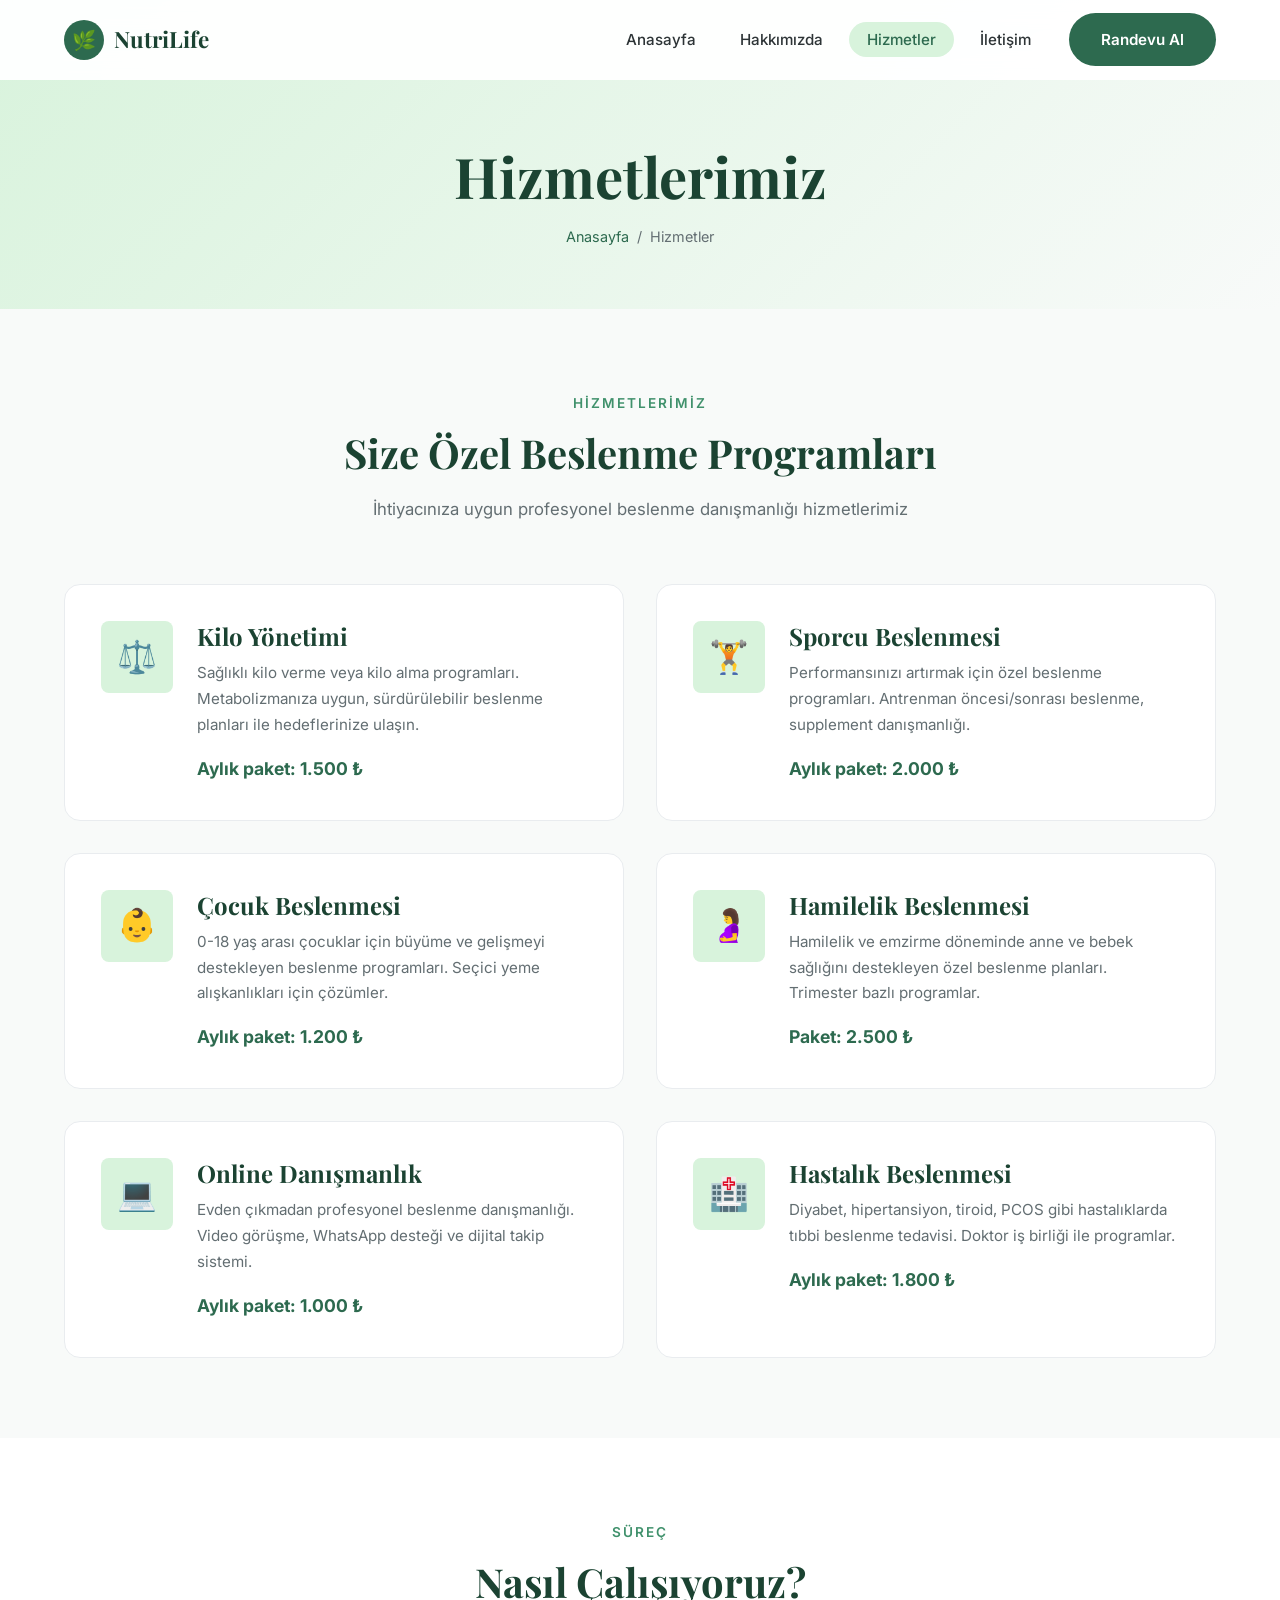
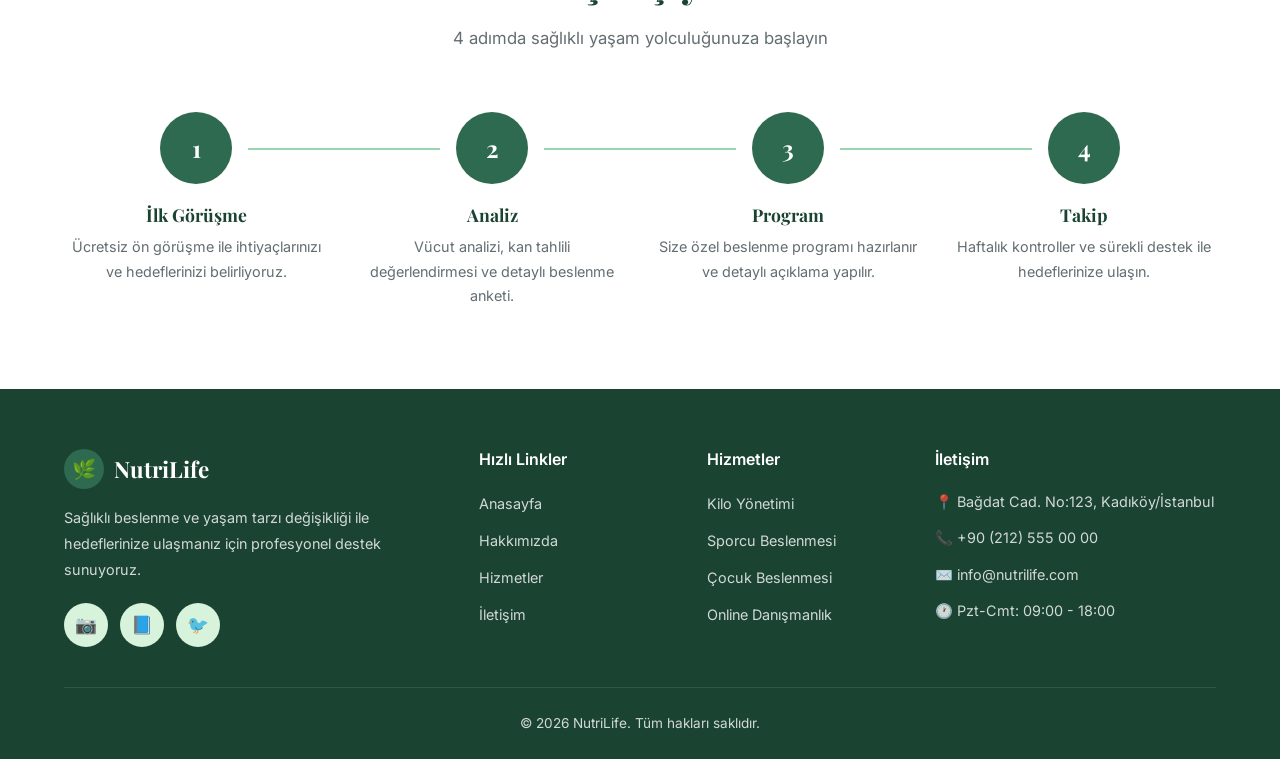
<file: hizmetler.html>
<!DOCTYPE html>
<html lang="tr">
<head>
  <meta charset="UTF-8">
  <meta name="viewport" content="width=device-width, initial-scale=1.0">
  <meta name="description" content="NutriLife beslenme danışmanlığı hizmetleri. Kilo yönetimi, sporcu beslenmesi, çocuk beslenmesi ve daha fazlası.">
  <title>Hizmetler | NutriLife</title>
  <link rel="preconnect" href="https://fonts.googleapis.com">
  <link rel="preconnect" href="https://fonts.gstatic.com" crossorigin>
  <link href="https://fonts.googleapis.com/css2?family=Inter:wght@400;500;600;700&family=Playfair+Display:wght@600;700&display=swap" rel="stylesheet">
  <link rel="stylesheet" href="css/style.css">
</head>
<body>

  <!-- Header -->
  <header class="header">
    <div class="container">
      <a href="index.html" class="logo">
        <span class="logo-icon">🌿</span>
        NutriLife
      </a>
      <nav class="nav">
        <ul class="nav-list">
          <li><a href="index.html" class="nav-link">Anasayfa</a></li>
          <li><a href="hakkimizda.html" class="nav-link">Hakkımızda</a></li>
          <li><a href="hizmetler.html" class="nav-link active">Hizmetler</a></li>
          <li><a href="iletisim.html" class="nav-link">İletişim</a></li>
          <li class="nav-cta"><a href="iletisim.html" class="btn btn-primary">Randevu Al</a></li>
        </ul>
      </nav>
      <button class="menu-toggle" aria-label="Menüyü aç/kapat">
        <span></span>
        <span></span>
        <span></span>
      </button>
    </div>
  </header>

  <!-- Page Header -->
  <section class="page-header">
    <div class="container">
      <h1>Hizmetlerimiz</h1>
      <nav class="breadcrumb">
        <a href="index.html">Anasayfa</a>
        <span>/</span>
        <span>Hizmetler</span>
      </nav>
    </div>
  </section>

  <!-- Services -->
  <section class="services-section">
    <div class="container">
      <div class="section-header fade-in">
        <span class="section-label">Hizmetlerimiz</span>
        <h2 class="section-title">Size Özel Beslenme Programları</h2>
        <p class="section-desc">İhtiyacınıza uygun profesyonel beslenme danışmanlığı hizmetlerimiz</p>
      </div>
      <div class="services-grid">
        <div class="service-card fade-in">
          <div class="service-icon">⚖️</div>
          <div class="service-content">
            <h3>Kilo Yönetimi</h3>
            <p>Sağlıklı kilo verme veya kilo alma programları. Metabolizmanıza uygun, sürdürülebilir beslenme planları ile hedeflerinize ulaşın.</p>
            <span class="service-price">Aylık paket: 1.500 ₺</span>
          </div>
        </div>
        <div class="service-card fade-in">
          <div class="service-icon">🏋️</div>
          <div class="service-content">
            <h3>Sporcu Beslenmesi</h3>
            <p>Performansınızı artırmak için özel beslenme programları. Antrenman öncesi/sonrası beslenme, supplement danışmanlığı.</p>
            <span class="service-price">Aylık paket: 2.000 ₺</span>
          </div>
        </div>
        <div class="service-card fade-in">
          <div class="service-icon">👶</div>
          <div class="service-content">
            <h3>Çocuk Beslenmesi</h3>
            <p>0-18 yaş arası çocuklar için büyüme ve gelişmeyi destekleyen beslenme programları. Seçici yeme alışkanlıkları için çözümler.</p>
            <span class="service-price">Aylık paket: 1.200 ₺</span>
          </div>
        </div>
        <div class="service-card fade-in">
          <div class="service-icon">🤰</div>
          <div class="service-content">
            <h3>Hamilelik Beslenmesi</h3>
            <p>Hamilelik ve emzirme döneminde anne ve bebek sağlığını destekleyen özel beslenme planları. Trimester bazlı programlar.</p>
            <span class="service-price">Paket: 2.500 ₺</span>
          </div>
        </div>
        <div class="service-card fade-in">
          <div class="service-icon">💻</div>
          <div class="service-content">
            <h3>Online Danışmanlık</h3>
            <p>Evden çıkmadan profesyonel beslenme danışmanlığı. Video görüşme, WhatsApp desteği ve dijital takip sistemi.</p>
            <span class="service-price">Aylık paket: 1.000 ₺</span>
          </div>
        </div>
        <div class="service-card fade-in">
          <div class="service-icon">🏥</div>
          <div class="service-content">
            <h3>Hastalık Beslenmesi</h3>
            <p>Diyabet, hipertansiyon, tiroid, PCOS gibi hastalıklarda tıbbi beslenme tedavisi. Doktor iş birliği ile programlar.</p>
            <span class="service-price">Aylık paket: 1.800 ₺</span>
          </div>
        </div>
      </div>
    </div>
  </section>

  <!-- Process -->
  <section class="process-section">
    <div class="container">
      <div class="section-header fade-in">
        <span class="section-label">Süreç</span>
        <h2 class="section-title">Nasıl Çalışıyoruz?</h2>
        <p class="section-desc">4 adımda sağlıklı yaşam yolculuğunuza başlayın</p>
      </div>
      <div class="process-steps">
        <div class="process-step fade-in">
          <div class="step-number">1</div>
          <h3>İlk Görüşme</h3>
          <p>Ücretsiz ön görüşme ile ihtiyaçlarınızı ve hedeflerinizi belirliyoruz.</p>
        </div>
        <div class="process-step fade-in">
          <div class="step-number">2</div>
          <h3>Analiz</h3>
          <p>Vücut analizi, kan tahlili değerlendirmesi ve detaylı beslenme anketi.</p>
        </div>
        <div class="process-step fade-in">
          <div class="step-number">3</div>
          <h3>Program</h3>
          <p>Size özel beslenme programı hazırlanır ve detaylı açıklama yapılır.</p>
        </div>
        <div class="process-step fade-in">
          <div class="step-number">4</div>
          <h3>Takip</h3>
          <p>Haftalık kontroller ve sürekli destek ile hedeflerinize ulaşın.</p>
        </div>
      </div>
    </div>
  </section>

  <!-- Footer -->
  <footer class="footer">
    <div class="container">
      <div class="footer-grid">
        <div class="footer-brand">
          <a href="index.html" class="logo">
            <span class="logo-icon">🌿</span>
            NutriLife
          </a>
          <p>Sağlıklı beslenme ve yaşam tarzı değişikliği ile hedeflerinize ulaşmanız için profesyonel destek sunuyoruz.</p>
          <div class="social-links">
            <a href="#" class="social-link" aria-label="Instagram">📷</a>
            <a href="#" class="social-link" aria-label="Facebook">📘</a>
            <a href="#" class="social-link" aria-label="Twitter">🐦</a>
          </div>
        </div>
        <div>
          <h4>Hızlı Linkler</h4>
          <ul class="footer-links">
            <li><a href="index.html">Anasayfa</a></li>
            <li><a href="hakkimizda.html">Hakkımızda</a></li>
            <li><a href="hizmetler.html">Hizmetler</a></li>
            <li><a href="iletisim.html">İletişim</a></li>
          </ul>
        </div>
        <div>
          <h4>Hizmetler</h4>
          <ul class="footer-links">
            <li><a href="hizmetler.html">Kilo Yönetimi</a></li>
            <li><a href="hizmetler.html">Sporcu Beslenmesi</a></li>
            <li><a href="hizmetler.html">Çocuk Beslenmesi</a></li>
            <li><a href="hizmetler.html">Online Danışmanlık</a></li>
          </ul>
        </div>
        <div>
          <h4>İletişim</h4>
          <ul class="footer-contact">
            <li>📍 Bağdat Cad. No:123, Kadıköy/İstanbul</li>
            <li>📞 +90 (212) 555 00 00</li>
            <li>✉️ info@nutrilife.com</li>
            <li>🕐 Pzt-Cmt: 09:00 - 18:00</li>
          </ul>
        </div>
      </div>
      <div class="footer-bottom">
        <p>&copy; 2026 NutriLife. Tüm hakları saklıdır.</p>
      </div>
    </div>
  </footer>

  <script src="js/main.js"></script>
</body>
</html>
</file>
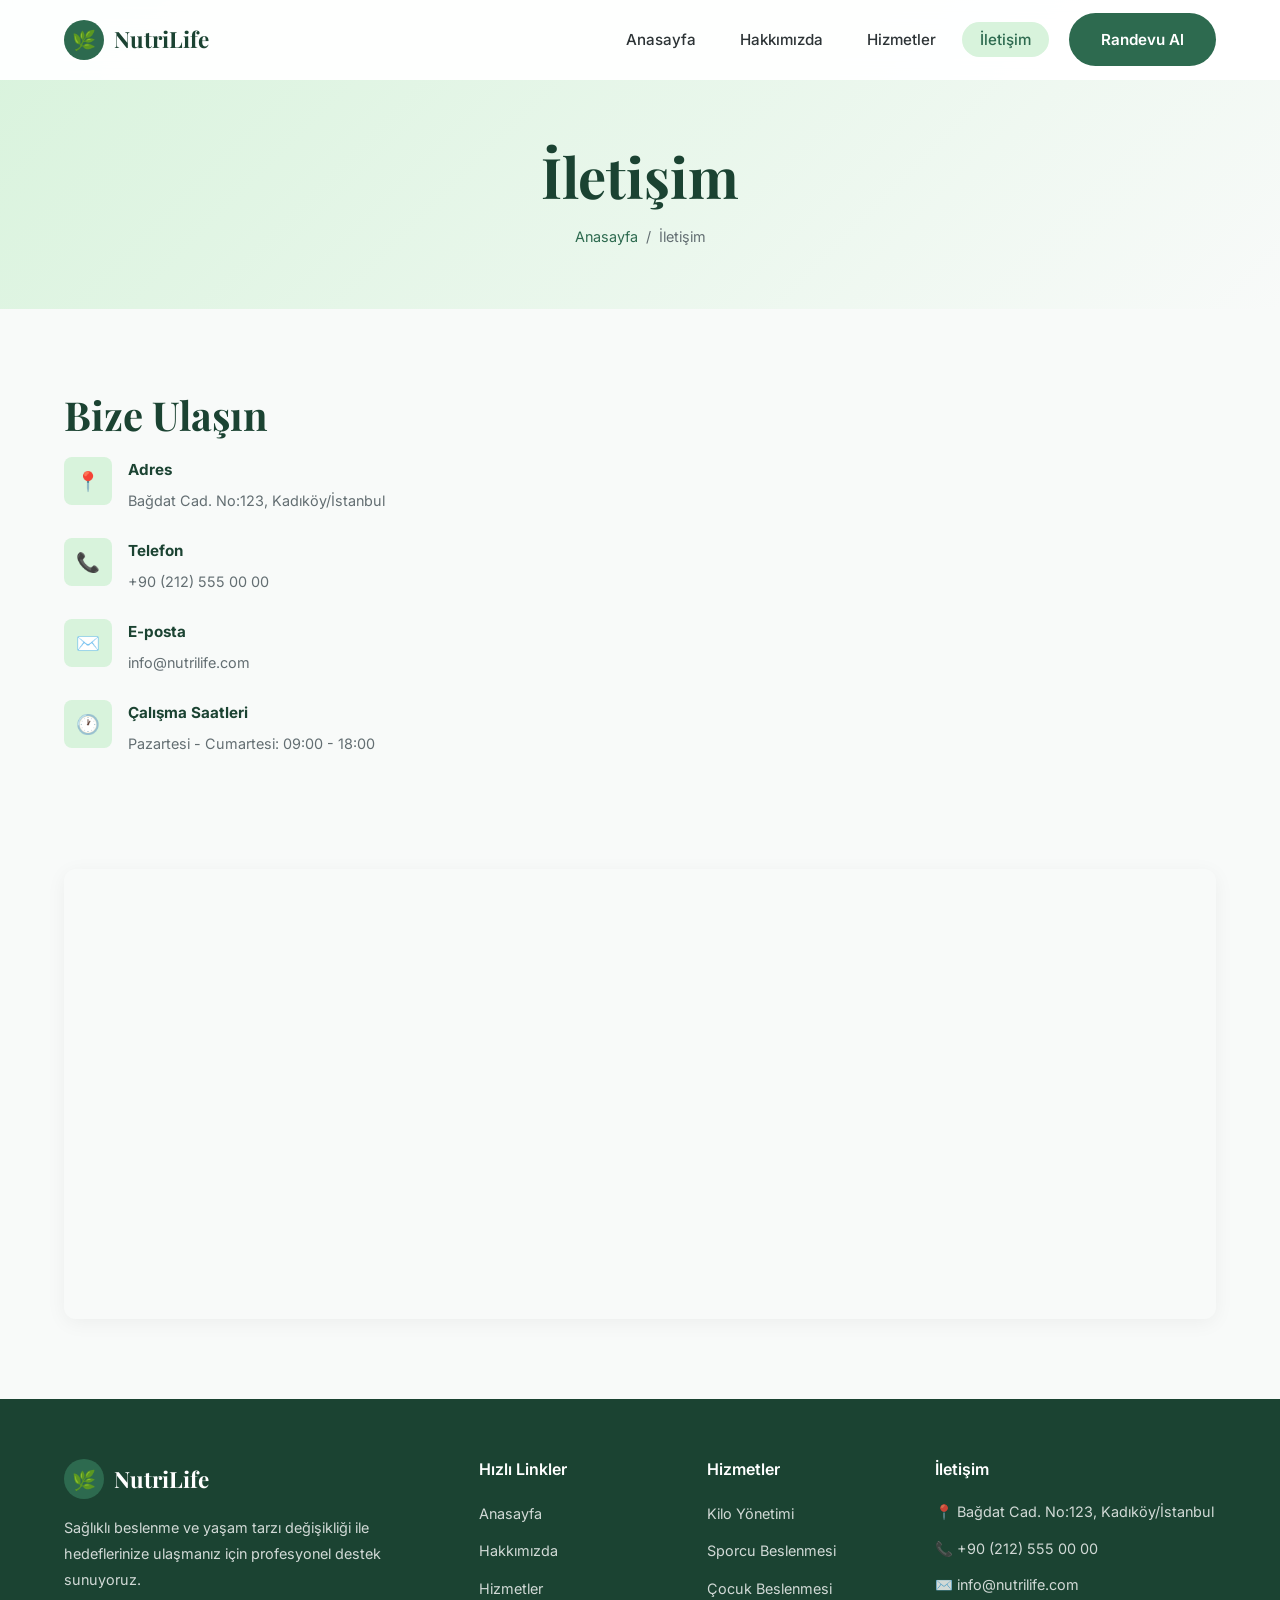
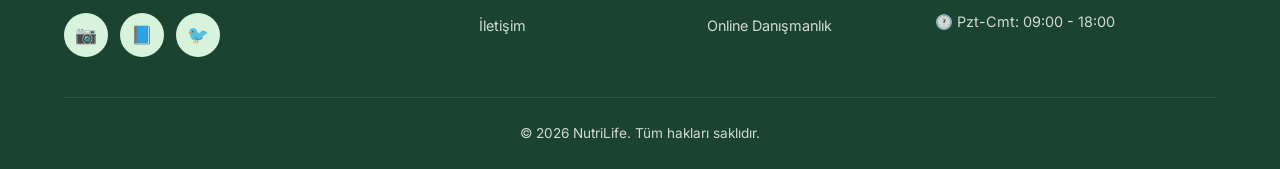
<file: iletisim.html>
<!DOCTYPE html>
<html lang="tr">
<head>
  <meta charset="UTF-8">
  <meta name="viewport" content="width=device-width, initial-scale=1.0">
  <meta name="description" content="NutriLife ile iletişime geçin. Randevu alın, sorularınızı sorun.">
  <title>İletişim | NutriLife</title>
  <link rel="preconnect" href="https://fonts.googleapis.com">
  <link rel="preconnect" href="https://fonts.gstatic.com" crossorigin>
  <link href="https://fonts.googleapis.com/css2?family=Inter:wght@400;500;600;700&family=Playfair+Display:wght@600;700&display=swap" rel="stylesheet">
  <link rel="stylesheet" href="css/style.css">
</head>
<body>

  <!-- Header -->
  <header class="header">
    <div class="container">
      <a href="index.html" class="logo">
        <span class="logo-icon">🌿</span>
        NutriLife
      </a>
      <nav class="nav">
        <ul class="nav-list">
          <li><a href="index.html" class="nav-link">Anasayfa</a></li>
          <li><a href="hakkimizda.html" class="nav-link">Hakkımızda</a></li>
          <li><a href="hizmetler.html" class="nav-link">Hizmetler</a></li>
          <li><a href="iletisim.html" class="nav-link active">İletişim</a></li>
          <li class="nav-cta"><a href="iletisim.html" class="btn btn-primary">Randevu Al</a></li>
        </ul>
      </nav>
      <button class="menu-toggle" aria-label="Menüyü aç/kapat">
        <span></span>
        <span></span>
        <span></span>
      </button>
    </div>
  </header>

  <!-- Page Header -->
  <section class="page-header">
    <div class="container">
      <h1>İletişim</h1>
      <nav class="breadcrumb">
        <a href="index.html">Anasayfa</a>
        <span>/</span>
        <span>İletişim</span>
      </nav>
    </div>
  </section>

 <!-- Contact -->
  <section class="contact-section">
    <div class="container">
      <div class="contact-grid">
        <div class="contact-info fade-in">
          <h2>Bize Ulaşın</h2>

          <div class="contact-items">
            <div class="contact-item">
              <div class="contact-item-icon">📍</div>
              <div>
                <strong>Adres</strong>
                <span>Bağdat Cad. No:123, Kadıköy/İstanbul</span>
              </div>
            </div>
            <div class="contact-item">
              <div class="contact-item-icon">📞</div>
              <div>
                <strong>Telefon</strong>
                <a href="tel:+902125550000">+90 (212) 555 00 00</a>
              </div>
            </div>
            <div class="contact-item">
              <div class="contact-item-icon">✉️</div>
              <div>
                <strong>E-posta</strong>
                <a href="mailto:info@nutrilife.com">info@nutrilife.com</a>
              </div>
            </div>
            <div class="contact-item">
              <div class="contact-item-icon">🕐</div>
              <div>
                <strong>Çalışma Saatleri</strong>
                <span>Pazartesi - Cumartesi: 09:00 - 18:00</span>
              </div>
            </div>
          </div>
        </div> <!-- .contact-info kapatıldı -->
      </div>   <!-- .contact-grid kapatıldı -->
    </div>     <!-- .container kapatıldı -->
  </section>   <!-- .contact-section düzgünce kapatıldı[cite: 1] -->

 <!-- Map -->
  <section class="map-section">
    <div class="container">
      <div class="map-wrapper fade-in">
        <div class="map-container">
          <!-- Gerçek ve ücretsiz çalışan OpenStreetMap (Google Haritalar alternatifi) entegrasyonu -->
          <iframe 
            width="100%" 
            height="450" 
            style="border:0; border-radius: 12px;" 
            loading="lazy" 
            allowfullscreen 
            src="https://www.openstreetmap.org/export/embed.html?bbox=29.028%2C40.978%2C29.048%2C40.990&amp;layer=mapnik&amp;marker=40.9840%2C29.0380">
          ></iframe>
        </div>
      </div>
    </div>
  </section>
  
  <!-- Footer -->
  <footer class="footer">
    <div class="container">
      <div class="footer-grid">
        <div class="footer-brand">
          <a href="index.html" class="logo">
            <span class="logo-icon">🌿</span>
            NutriLife
          </a>
          <p>Sağlıklı beslenme ve yaşam tarzı değişikliği ile hedeflerinize ulaşmanız için profesyonel destek sunuyoruz.</p>
          <div class="social-links">
            <a href="#" class="social-link" aria-label="Instagram">📷</a>
            <a href="#" class="social-link" aria-label="Facebook">📘</a>
            <a href="#" class="social-link" aria-label="Twitter">🐦</a>
          </div>
        </div>
        <div>
          <h4>Hızlı Linkler</h4>
          <ul class="footer-links">
            <li><a href="index.html">Anasayfa</a></li>
            <li><a href="hakkimizda.html">Hakkımızda</a></li>
            <li><a href="hizmetler.html">Hizmetler</a></li>
            <li><a href="iletisim.html">İletişim</a></li>
          </ul>
        </div>
        <div>
          <h4>Hizmetler</h4>
          <ul class="footer-links">
            <li><a href="hizmetler.html">Kilo Yönetimi</a></li>
            <li><a href="hizmetler.html">Sporcu Beslenmesi</a></li>
            <li><a href="hizmetler.html">Çocuk Beslenmesi</a></li>
            <li><a href="hizmetler.html">Online Danışmanlık</a></li>
          </ul>
        </div>
        <div>
          <h4>İletişim</h4>
          <ul class="footer-contact">
            <li>📍 Bağdat Cad. No:123, Kadıköy/İstanbul</li>
            <li>📞 +90 (212) 555 00 00</li>
            <li>✉️ info@nutrilife.com</li>
            <li>🕐 Pzt-Cmt: 09:00 - 18:00</li>
          </ul>
        </div>
      </div>
      <div class="footer-bottom">
        <p>&copy; 2026 NutriLife. Tüm hakları saklıdır.</p>
      </div>
    </div>
  </footer>

  <script src="js/main.js"></script>
</body>
</html>
</file>
<file: css/style.css>
/* ============================================
   Diyetisyen Web Sitesi - Ana Stil Dosyası
   ============================================ */

:root {
  --color-primary: #2d6a4f;
  --color-primary-dark: #1b4332;
  --color-primary-light: #40916c;
  --color-accent: #95d5b2;
  --color-accent-light: #d8f3dc;
  --color-bg: #f8faf9;
  --color-bg-alt: #ffffff;
  --color-text: #2d3436;
  --color-text-muted: #636e72;
  --color-border: #e9ecef;
  --color-white: #ffffff;
  --color-shadow: rgba(45, 106, 79, 0.12);
  --font-heading: 'Playfair Display', Georgia, serif;
  --font-body: 'Inter', -apple-system, BlinkMacSystemFont, sans-serif;
  --radius-sm: 8px;
  --radius-md: 16px;
  --radius-lg: 24px;
  --transition: 0.3s cubic-bezier(0.4, 0, 0.2, 1);
  --header-height: 80px;
}

*,
*::before,
*::after {
  box-sizing: border-box;
  margin: 0;
  padding: 0;
}

html {
  scroll-behavior: smooth;
}

body {
  font-family: var(--font-body);
  font-size: 16px;
  line-height: 1.7;
  color: var(--color-text);
  background-color: var(--color-bg);
  overflow-x: hidden;
}

img {
  max-width: 100%;
  height: auto;
  display: block;
}

a {
  text-decoration: none;
  color: inherit;
  transition: color var(--transition);
}

ul {
  list-style: none;
}

.container {
  width: 100%;
  max-width: 1200px;
  margin: 0 auto;
  padding: 0 24px;
}

/* ---- Typography ---- */
h1, h2, h3, h4 {
  font-family: var(--font-heading);
  font-weight: 700;
  line-height: 1.3;
  color: var(--color-primary-dark);
}

h1 { font-size: clamp(2.2rem, 5vw, 3.5rem); }
h2 { font-size: clamp(1.8rem, 4vw, 2.5rem); }
h3 { font-size: clamp(1.2rem, 2.5vw, 1.5rem); }

.section-label {
  display: inline-block;
  font-size: 0.85rem;
  font-weight: 600;
  letter-spacing: 2px;
  text-transform: uppercase;
  color: var(--color-primary-light);
  margin-bottom: 12px;
}

.section-title {
  margin-bottom: 16px;
}

.section-desc {
  color: var(--color-text-muted);
  max-width: 600px;
  font-size: 1.05rem;
}

/* ---- Buttons ---- */
.btn {
  display: inline-flex;
  align-items: center;
  justify-content: center;
  gap: 8px;
  padding: 14px 32px;
  font-family: var(--font-body);
  font-size: 0.95rem;
  font-weight: 600;
  border: none;
  border-radius: 50px;
  cursor: pointer;
  transition: all var(--transition);
}

.btn-primary {
  background: var(--color-primary);
  color: var(--color-white);
}

.btn-primary:hover {
  background: var(--color-primary-dark);
  transform: translateY(-2px);
  box-shadow: 0 8px 24px var(--color-shadow);
}

.btn-outline {
  background: transparent;
  color: var(--color-primary);
  border: 2px solid var(--color-primary);
}

.btn-outline:hover {
  background: var(--color-primary);
  color: var(--color-white);
  transform: translateY(-2px);
}

.btn-white {
  background: var(--color-white);
  color: var(--color-primary);
}

.btn-white:hover {
  background: var(--color-accent-light);
  transform: translateY(-2px);
  box-shadow: 0 8px 24px rgba(0, 0, 0, 0.15);
}

/* ---- Header / Navigation ---- */
.header {
  position: fixed;
  top: 0;
  left: 0;
  width: 100%;
  height: var(--header-height);
  background: rgba(255, 255, 255, 0.95);
  backdrop-filter: blur(12px);
  z-index: 1000;
  border-bottom: 1px solid transparent;
  transition: all var(--transition);
}

.header.scrolled {
  border-bottom-color: var(--color-border);
  box-shadow: 0 4px 20px var(--color-shadow);
}

.header .container {
  display: flex;
  align-items: center;
  justify-content: space-between;
  height: 100%;
}

.logo {
  display: flex;
  align-items: center;
  gap: 10px;
  font-family: var(--font-heading);
  font-size: 1.4rem;
  font-weight: 700;
  color: var(--color-primary-dark);
}

.logo-icon {
  width: 40px;
  height: 40px;
  background: var(--color-primary);
  border-radius: 50%;
  display: flex;
  align-items: center;
  justify-content: center;
  color: var(--color-white);
  font-size: 1.2rem;
}

.nav-list {
  display: flex;
  align-items: center;
  gap: 8px;
}

.nav-link {
  padding: 8px 18px;
  font-size: 0.95rem;
  font-weight: 500;
  color: var(--color-text);
  border-radius: 50px;
  transition: all var(--transition);
}

.nav-link:hover,
.nav-link.active {
  color: var(--color-primary);
  background: var(--color-accent-light);
}

.nav-cta {
  margin-left: 12px;
}

.menu-toggle {
  display: none;
  flex-direction: column;
  gap: 5px;
  background: none;
  border: none;
  cursor: pointer;
  padding: 8px;
}

.menu-toggle span {
  display: block;
  width: 24px;
  height: 2px;
  background: var(--color-primary-dark);
  border-radius: 2px;
  transition: all var(--transition);
}

.menu-toggle.active span:nth-child(1) {
  transform: rotate(45deg) translate(5px, 5px);
}

.menu-toggle.active span:nth-child(2) {
  opacity: 0;
}

.menu-toggle.active span:nth-child(3) {
  transform: rotate(-45deg) translate(5px, -5px);
}

/* ---- Hero Section ---- */
.hero {
  padding: calc(var(--header-height) + 60px) 0 80px;
  background: linear-gradient(135deg, var(--color-accent-light) 0%, var(--color-bg) 50%, #e8f5e9 100%);
  position: relative;
  overflow: hidden;
}

.hero::before {
  content: '';
  position: absolute;
  top: -50%;
  right: -20%;
  width: 600px;
  height: 600px;
  background: radial-gradient(circle, var(--color-accent) 0%, transparent 70%);
  opacity: 0.3;
  border-radius: 50%;
}

.hero .container {
  display: grid;
  grid-template-columns: 1fr 1fr;
  gap: 60px;
  align-items: center;
}

.hero-content {
  position: relative;
  z-index: 1;
}

.hero-badge {
  display: inline-flex;
  align-items: center;
  gap: 8px;
  padding: 8px 16px;
  background: var(--color-white);
  border-radius: 50px;
  font-size: 0.85rem;
  font-weight: 500;
  color: var(--color-primary);
  margin-bottom: 24px;
  box-shadow: 0 4px 12px var(--color-shadow);
}

.hero-badge::before {
  content: '';
  width: 8px;
  height: 8px;
  background: var(--color-primary-light);
  border-radius: 50%;
}

.hero h1 {
  margin-bottom: 20px;
}

.hero h1 span {
  color: var(--color-primary);
}

.hero-text {
  font-size: 1.1rem;
  color: var(--color-text-muted);
  margin-bottom: 32px;
  max-width: 480px;
}

.hero-buttons {
  display: flex;
  gap: 16px;
  flex-wrap: wrap;
}

.hero-stats {
  display: flex;
  gap: 40px;
  margin-top: 48px;
  padding-top: 32px;
  border-top: 1px solid var(--color-border);
}

.stat-item strong {
  display: block;
  font-family: var(--font-heading);
  font-size: 2rem;
  color: var(--color-primary);
}

.stat-item span {
  font-size: 0.85rem;
  color: var(--color-text-muted);
}

.hero-image {
  position: relative;
  z-index: 1;
}

.hero-image-wrapper {
  position: relative;
  border-radius: var(--radius-lg);
  overflow: hidden;
  box-shadow: 0 20px 60px var(--color-shadow);
}

.hero-image-wrapper img {
  width: 100%;
  height: 500px;
  object-fit: cover;
}

.hero-float-card {
  position: absolute;
  bottom: 24px;
  left: -24px;
  background: var(--color-white);
  padding: 16px 20px;
  border-radius: var(--radius-md);
  box-shadow: 0 8px 32px var(--color-shadow);
  display: flex;
  align-items: center;
  gap: 12px;
}

.hero-float-card .icon {
  width: 48px;
  height: 48px;
  background: var(--color-accent-light);
  border-radius: 50%;
  display: flex;
  align-items: center;
  justify-content: center;
  font-size: 1.4rem;
}

.hero-float-card strong {
  display: block;
  font-size: 0.95rem;
  color: var(--color-primary-dark);
}

.hero-float-card span {
  font-size: 0.8rem;
  color: var(--color-text-muted);
}

/* ---- Features / Services Preview ---- */
.features {
  padding: 100px 0;
}

.section-header {
  text-align: center;
  margin-bottom: 60px;
}

.section-header .section-desc {
  margin: 0 auto;
}

.features-grid {
  display: grid;
  grid-template-columns: repeat(3, 1fr);
  gap: 32px;
}

.feature-card {
  background: var(--color-bg-alt);
  padding: 40px 32px;
  border-radius: var(--radius-md);
  border: 1px solid var(--color-border);
  transition: all var(--transition);
  text-align: center;
}

.feature-card:hover {
  transform: translateY(-8px);
  box-shadow: 0 16px 48px var(--color-shadow);
  border-color: var(--color-accent);
}

.feature-icon {
  width: 64px;
  height: 64px;
  background: var(--color-accent-light);
  border-radius: 50%;
  display: flex;
  align-items: center;
  justify-content: center;
  font-size: 1.8rem;
  margin: 0 auto 24px;
  transition: all var(--transition);
}

.feature-card:hover .feature-icon {
  background: var(--color-primary);
  transform: scale(1.1);
}

.feature-card h3 {
  margin-bottom: 12px;
}

.feature-card p {
  color: var(--color-text-muted);
  font-size: 0.95rem;
}

/* ---- About Preview ---- */
.about-preview {
  padding: 100px 0;
  background: var(--color-bg-alt);
}

.about-grid {
  display: grid;
  grid-template-columns: 1fr 1fr;
  gap: 60px;
  align-items: center;
}

.about-image {
  position: relative;
}

.about-image img {
  border-radius: var(--radius-lg);
  width: 100%;
  height: 450px;
  object-fit: cover;
}

.about-image-badge {
  position: absolute;
  top: 24px;
  right: -24px;
  background: var(--color-primary);
  color: var(--color-white);
  padding: 20px 24px;
  border-radius: var(--radius-md);
  text-align: center;
}

.about-image-badge strong {
  display: block;
  font-family: var(--font-heading);
  font-size: 2.5rem;
  color: var(--color-white);
}

.about-image-badge span {
  font-size: 0.85rem;
  opacity: 0.9;
}

.about-content .section-label {
  text-align: left;
}

.about-list {
  margin: 24px 0 32px;
}

.about-list li {
  display: flex;
  align-items: center;
  gap: 12px;
  padding: 10px 0;
  font-weight: 500;
}

.about-list li::before {
  content: '✓';
  width: 28px;
  height: 28px;
  background: var(--color-accent-light);
  color: var(--color-primary);
  border-radius: 50%;
  display: flex;
  align-items: center;
  justify-content: center;
  font-size: 0.8rem;
  font-weight: 700;
  flex-shrink: 0;
}

/* ---- CTA Banner ---- */
.cta-banner {
  padding: 80px 0;
  background: linear-gradient(135deg, var(--color-primary) 0%, var(--color-primary-light) 100%);
  position: relative;
  overflow: hidden;
}

.cta-banner::before {
  content: '';
  position: absolute;
  top: 0;
  right: 0;
  width: 400px;
  height: 400px;
  background: radial-gradient(circle, rgba(255,255,255,0.1) 0%, transparent 70%);
  border-radius: 50%;
}

.cta-content {
  text-align: center;
  position: relative;
  z-index: 1;
}

.cta-content h2 {
  color: var(--color-white);
  margin-bottom: 16px;
}

.cta-content p {
  color: rgba(255, 255, 255, 0.85);
  font-size: 1.1rem;
  margin-bottom: 32px;
  max-width: 500px;
  margin-left: auto;
  margin-right: auto;
}

/* ---- Testimonials ---- */
.testimonials {
  padding: 100px 0;
}

.testimonials-grid {
  display: grid;
  grid-template-columns: repeat(3, 1fr);
  gap: 32px;
}

.testimonial-card {
  background: var(--color-bg-alt);
  padding: 32px;
  border-radius: var(--radius-md);
  border: 1px solid var(--color-border);
  transition: all var(--transition);
}

.testimonial-card:hover {
  box-shadow: 0 12px 40px var(--color-shadow);
}

.testimonial-stars {
  color: #f9a825;
  font-size: 1.1rem;
  margin-bottom: 16px;
  letter-spacing: 2px;
}

.testimonial-text {
  color: var(--color-text-muted);
  font-style: italic;
  margin-bottom: 24px;
  line-height: 1.8;
}

.testimonial-author {
  display: flex;
  align-items: center;
  gap: 12px;
}

.testimonial-avatar {
  width: 48px;
  height: 48px;
  background: var(--color-accent-light);
  border-radius: 50%;
  display: flex;
  align-items: center;
  justify-content: center;
  font-weight: 700;
  color: var(--color-primary);
  font-size: 1.1rem;
}

.testimonial-author strong {
  display: block;
  font-size: 0.95rem;
  color: var(--color-primary-dark);
}

.testimonial-author span {
  font-size: 0.8rem;
  color: var(--color-text-muted);
}

/* ---- Page Header (Inner Pages) ---- */
.page-header {
  padding: calc(var(--header-height) + 60px) 0 60px;
  background: linear-gradient(135deg, var(--color-accent-light) 0%, var(--color-bg) 100%);
  text-align: center;
}

.page-header h1 {
  margin-bottom: 12px;
}

.breadcrumb {
  display: flex;
  align-items: center;
  justify-content: center;
  gap: 8px;
  font-size: 0.9rem;
  color: var(--color-text-muted);
}

.breadcrumb a {
  color: var(--color-primary);
}

.breadcrumb a:hover {
  text-decoration: underline;
}

/* ---- Services Page ---- */
.services-section {
  padding: 80px 0;
}

.services-grid {
  display: grid;
  grid-template-columns: repeat(2, 1fr);
  gap: 32px;
}

.service-card {
  display: flex;
  gap: 24px;
  background: var(--color-bg-alt);
  padding: 36px;
  border-radius: var(--radius-md);
  border: 1px solid var(--color-border);
  transition: all var(--transition);
}

.service-card:hover {
  transform: translateY(-4px);
  box-shadow: 0 12px 40px var(--color-shadow);
  border-color: var(--color-accent);
}

.service-icon {
  width: 72px;
  height: 72px;
  background: var(--color-accent-light);
  border-radius: var(--radius-sm);
  display: flex;
  align-items: center;
  justify-content: center;
  font-size: 2rem;
  flex-shrink: 0;
  transition: all var(--transition);
}

.service-card:hover .service-icon {
  background: var(--color-primary);
}

.service-content h3 {
  margin-bottom: 8px;
}

.service-content p {
  color: var(--color-text-muted);
  font-size: 0.95rem;
  margin-bottom: 16px;
}

.service-price {
  font-weight: 700;
  color: var(--color-primary);
  font-size: 1.1rem;
}

.process-section {
  padding: 80px 0;
  background: var(--color-bg-alt);
}

.process-steps {
  display: grid;
  grid-template-columns: repeat(4, 1fr);
  gap: 32px;
  margin-top: 48px;
}

.process-step {
  text-align: center;
  position: relative;
}

.process-step::after {
  content: '';
  position: absolute;
  top: 36px;
  right: -16px;
  width: calc(100% - 72px);
  height: 2px;
  background: var(--color-accent);
  transform: translateX(50%);
}

.process-step:last-child::after {
  display: none;
}

.step-number {
  width: 72px;
  height: 72px;
  background: var(--color-primary);
  color: var(--color-white);
  border-radius: 50%;
  display: flex;
  align-items: center;
  justify-content: center;
  font-family: var(--font-heading);
  font-size: 1.5rem;
  font-weight: 700;
  margin: 0 auto 20px;
}

.process-step h3 {
  margin-bottom: 8px;
  font-size: 1.1rem;
}

.process-step p {
  color: var(--color-text-muted);
  font-size: 0.9rem;
}

/* ---- About Page ---- */
.about-section {
  padding: 80px 0;
}

.about-detail-grid {
  display: grid;
  grid-template-columns: 1fr 1fr;
  gap: 60px;
  align-items: center;
}

.about-detail-image img {
  border-radius: var(--radius-lg);
  width: 100%;
  height: 450px;
  object-fit: cover;
}

.about-detail-content p {
  color: var(--color-text-muted);
  margin-bottom: 16px;
}

.values-section {
  padding: 80px 0;
  background: var(--color-bg-alt);
}

.values-grid {
  display: grid;
  grid-template-columns: repeat(4, 1fr);
  gap: 32px;
  margin-top: 48px;
}

.value-card {
  text-align: center;
  padding: 32px 24px;
}

.value-icon {
  width: 56px;
  height: 56px;
  background: var(--color-accent-light);
  border-radius: 50%;
  display: flex;
  align-items: center;
  justify-content: center;
  font-size: 1.5rem;
  margin: 0 auto 16px;
}

.value-card h3 {
  margin-bottom: 8px;
  font-size: 1.1rem;
}

.value-card p {
  color: var(--color-text-muted);
  font-size: 0.9rem;
}

.team-section {
  padding: 80px 0;
}

.team-grid {
  display: grid;
  grid-template-columns: repeat(3, 1fr);
  gap: 32px;
  margin-top: 48px;
}

.team-card {
  background: var(--color-bg-alt);
  border-radius: var(--radius-md);
  overflow: hidden;
  border: 1px solid var(--color-border);
  transition: all var(--transition);
  text-align: center;
}

.team-card:hover {
  transform: translateY(-8px);
  box-shadow: 0 16px 48px var(--color-shadow);
}

.team-photo {
  width: 100%;
  height: 280px;
  object-fit: cover;
  background: var(--color-accent-light);
  display: flex;
  align-items: center;
  justify-content: center;
  font-size: 4rem;
}

.team-info {
  padding: 24px;
}

.team-info h3 {
  margin-bottom: 4px;
}

.team-info .role {
  color: var(--color-primary);
  font-size: 0.9rem;
  font-weight: 500;
  margin-bottom: 12px;
}

.team-info p {
  color: var(--color-text-muted);
  font-size: 0.9rem;
}

/* ---- Contact Page ---- */
.contact-section {
  padding: 80px 0;
}

.contact-grid {
  display: flex;
  flex-direction: column; /* Öğelerin alt alta sıralanmasını sağlar */
  gap: 30px; /* Elemanlar arası boşluk */
}

.contact-info h2 {
  margin-bottom: 16px;
}

.contact-info > p {
  color: var(--color-text-muted);
  margin-bottom: 32px;
}

.contact-items {
  display: flex;
  flex-direction: column;
  gap: 24px;
  margin-bottom: 32px;
}

.contact-item {
  display: flex;
  align-items: flex-start;
  gap: 16px;
}

.contact-item-icon {
  width: 48px;
  height: 48px;
  background: var(--color-accent-light);
  border-radius: var(--radius-sm);
  display: flex;
  align-items: center;
  justify-content: center;
  font-size: 1.2rem;
  flex-shrink: 0;
}

.contact-item strong {
  display: block;
  font-size: 0.95rem;
  color: var(--color-primary-dark);
  margin-bottom: 4px;
}

.contact-item span,
.contact-item a {
  font-size: 0.9rem;
  color: var(--color-text-muted);
}

.contact-item a:hover {
  color: var(--color-primary);
}

.social-links {
  display: flex;
  gap: 12px;
}

.social-link {
  width: 44px;
  height: 44px;
  background: var(--color-accent-light);
  border-radius: 50%;
  display: flex;
  align-items: center;
  justify-content: center;
  font-size: 1.1rem;
  transition: all var(--transition);
}

.social-link:hover {
  background: var(--color-primary);
  color: var(--color-white);
  transform: translateY(-3px);
}

/* ---- Footer ---- */
.footer {
  background: var(--color-primary-dark);
  color: rgba(255, 255, 255, 0.8);
  padding: 60px 0 0;
}

.footer-grid {
  display: grid;
  grid-template-columns: 2fr 1fr 1fr 1.5fr;
  gap: 40px;
  padding-bottom: 40px;
  border-bottom: 1px solid rgba(255, 255, 255, 0.1);
}

.footer-brand .logo {
  color: var(--color-white);
  margin-bottom: 16px;
}

.footer-brand p {
  font-size: 0.9rem;
  line-height: 1.8;
  margin-bottom: 20px;
}

.footer h4 {
  color: var(--color-white);
  font-family: var(--font-body);
  font-size: 1rem;
  font-weight: 600;
  margin-bottom: 20px;
}

.footer-links li {
  margin-bottom: 10px;
}

.footer-links a {
  font-size: 0.9rem;
  transition: all var(--transition);
}

.footer-links a:hover {
  color: var(--color-accent);
  padding-left: 4px;
}

.footer-contact li {
  display: flex;
  align-items: center;
  gap: 10px;
  margin-bottom: 12px;
  font-size: 0.9rem;
}

.footer-bottom {
  padding: 24px 0;
  text-align: center;
  font-size: 0.85rem;
}

/* ---- Animations ---- */
.fade-in {
  opacity: 0;
  transform: translateY(30px);
  transition: opacity 0.6s ease, transform 0.6s ease;
}

.fade-in.visible {
  opacity: 1;
  transform: translateY(0);
}

/* ---- Responsive ---- */
@media (max-width: 1024px) {
  .hero .container,
  .about-grid,
  .about-detail-grid,
  .contact-grid {
    grid-template-columns: 1fr;
    gap: 40px;
  }

  .features-grid,
  .testimonials-grid,
  .team-grid {
    grid-template-columns: repeat(2, 1fr);
  }

  .services-grid {
    grid-template-columns: 1fr;
  }

  .process-steps {
    grid-template-columns: repeat(2, 1fr);
  }

  .process-step::after {
    display: none;
  }

  .values-grid {
    grid-template-columns: repeat(2, 1fr);
  }

  .footer-grid {
    grid-template-columns: repeat(2, 1fr);
  }

  .hero-image-wrapper img {
    height: 400px;
  }

  .about-image-badge {
    right: 16px;
  }
}

@media (max-width: 768px) {
  .menu-toggle {
    display: flex;
  }

  .nav {
    position: fixed;
    top: var(--header-height);
    left: 0;
    width: 100%;
    background: var(--color-white);
    padding: 24px;
    border-bottom: 1px solid var(--color-border);
    transform: translateY(-120%);
    opacity: 0;
    transition: all var(--transition);
    box-shadow: 0 8px 32px var(--color-shadow);
  }

  .nav.open {
    transform: translateY(0);
    opacity: 1;
  }

  .nav-list {
    flex-direction: column;
    align-items: stretch;
  }

  .nav-link {
    padding: 12px 16px;
    text-align: center;
  }

  .nav-cta {
    margin-left: 0;
    margin-top: 8px;
  }

  .nav-cta .btn {
    width: 100%;
  }

  .hero-stats {
    gap: 24px;
  }

  .features-grid,
  .testimonials-grid,
  .team-grid,
  .values-grid {
    grid-template-columns: 1fr;
  }

  .process-steps {
    grid-template-columns: 1fr;
  }

  .form-row {
    grid-template-columns: 1fr;
  }

  .footer-grid {
    grid-template-columns: 1fr;
    gap: 32px;
  }

  .hero-float-card {
    left: 16px;
    bottom: 16px;
  }

  .contact-form-wrapper {
    padding: 24px;
  }
}

@media (max-width: 480px) {
  .hero-buttons {
    flex-direction: column;
  }

  .hero-buttons .btn {
    width: 100%;
  }

  .hero-stats {
    flex-direction: column;
    gap: 16px;
  }

  .service-card {
    flex-direction: column;
    text-align: center;
  }

  .service-icon {
    margin: 0 auto;
  }
}

/* ---- Map Section Styling ---- */
.map-section {
  padding: 0 0 80px 0;
}

.map-wrapper {
  width: 100%;
  overflow: hidden;
  border-radius: 12px;
  box-shadow: 0 4px 20px rgba(0, 0, 0, 0.05);
}

.map-container {
  width: 100%;
  line-height: 0;
}
</file>
